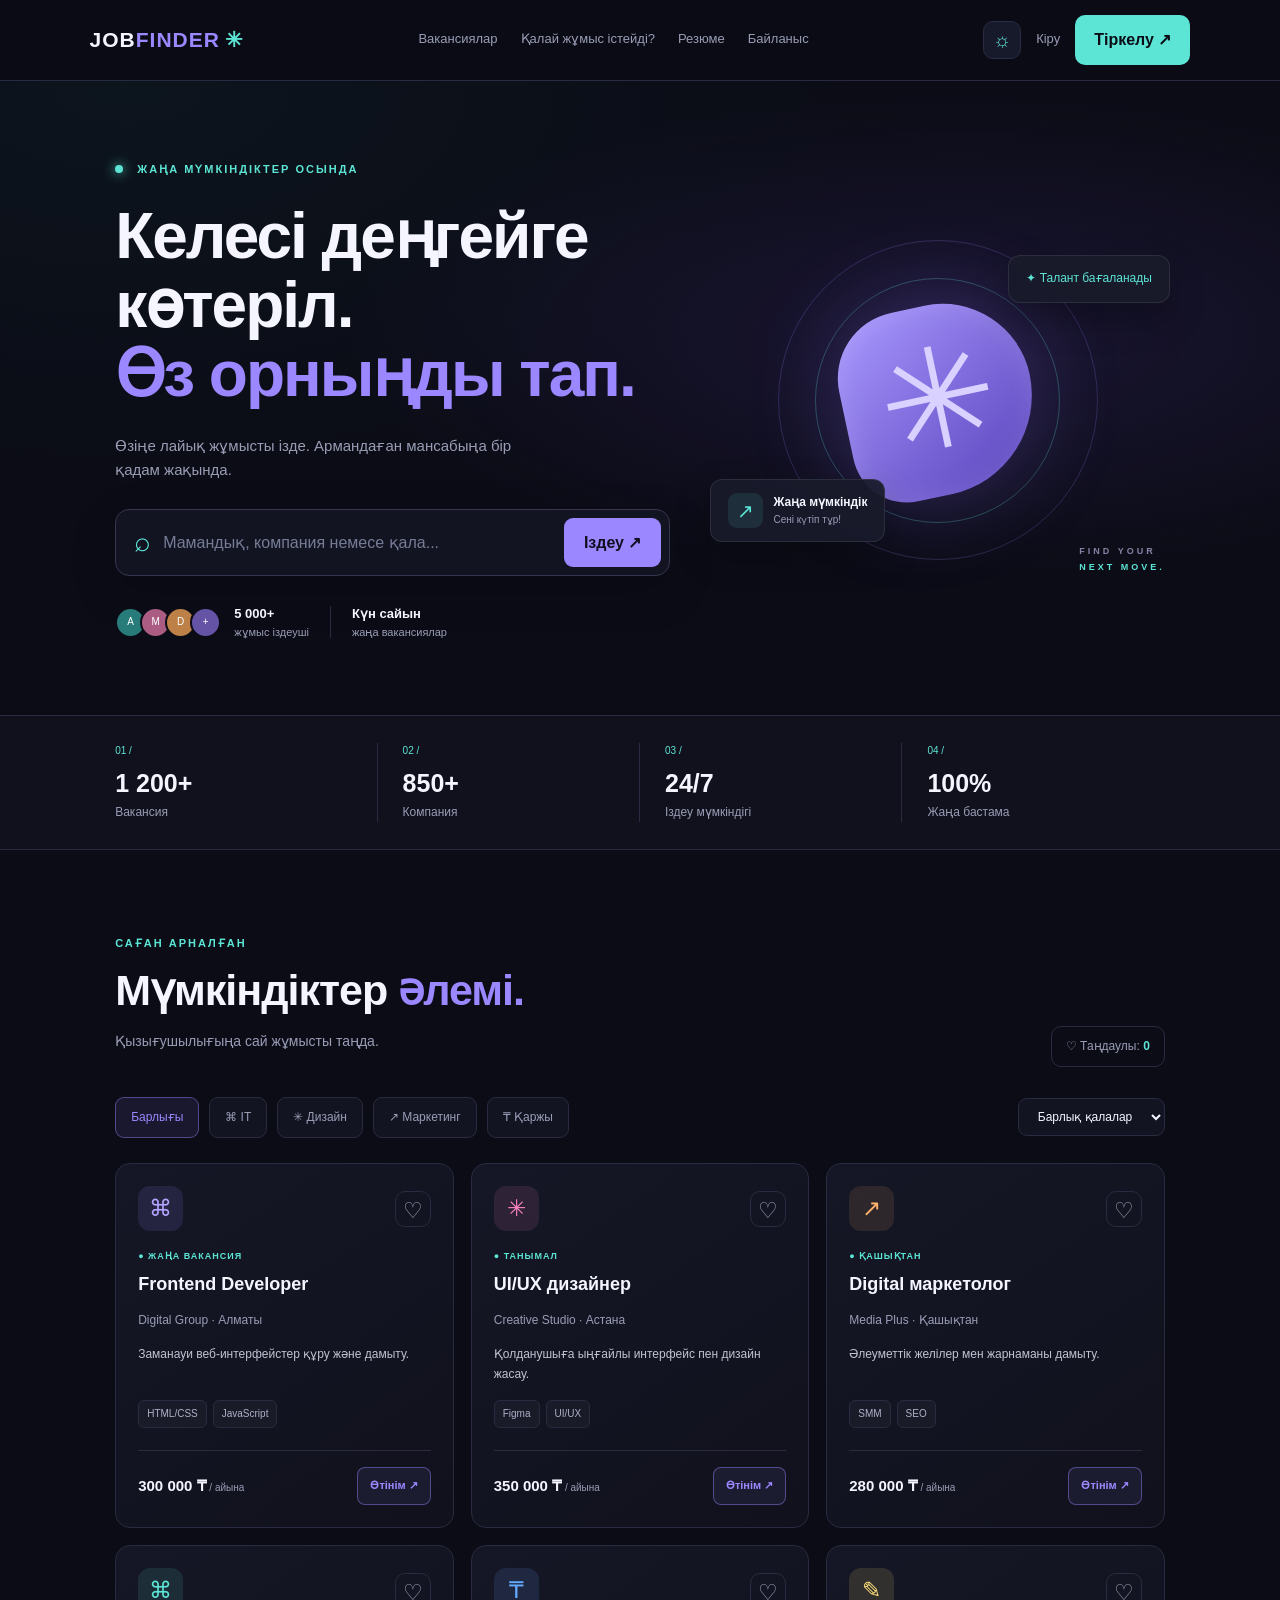
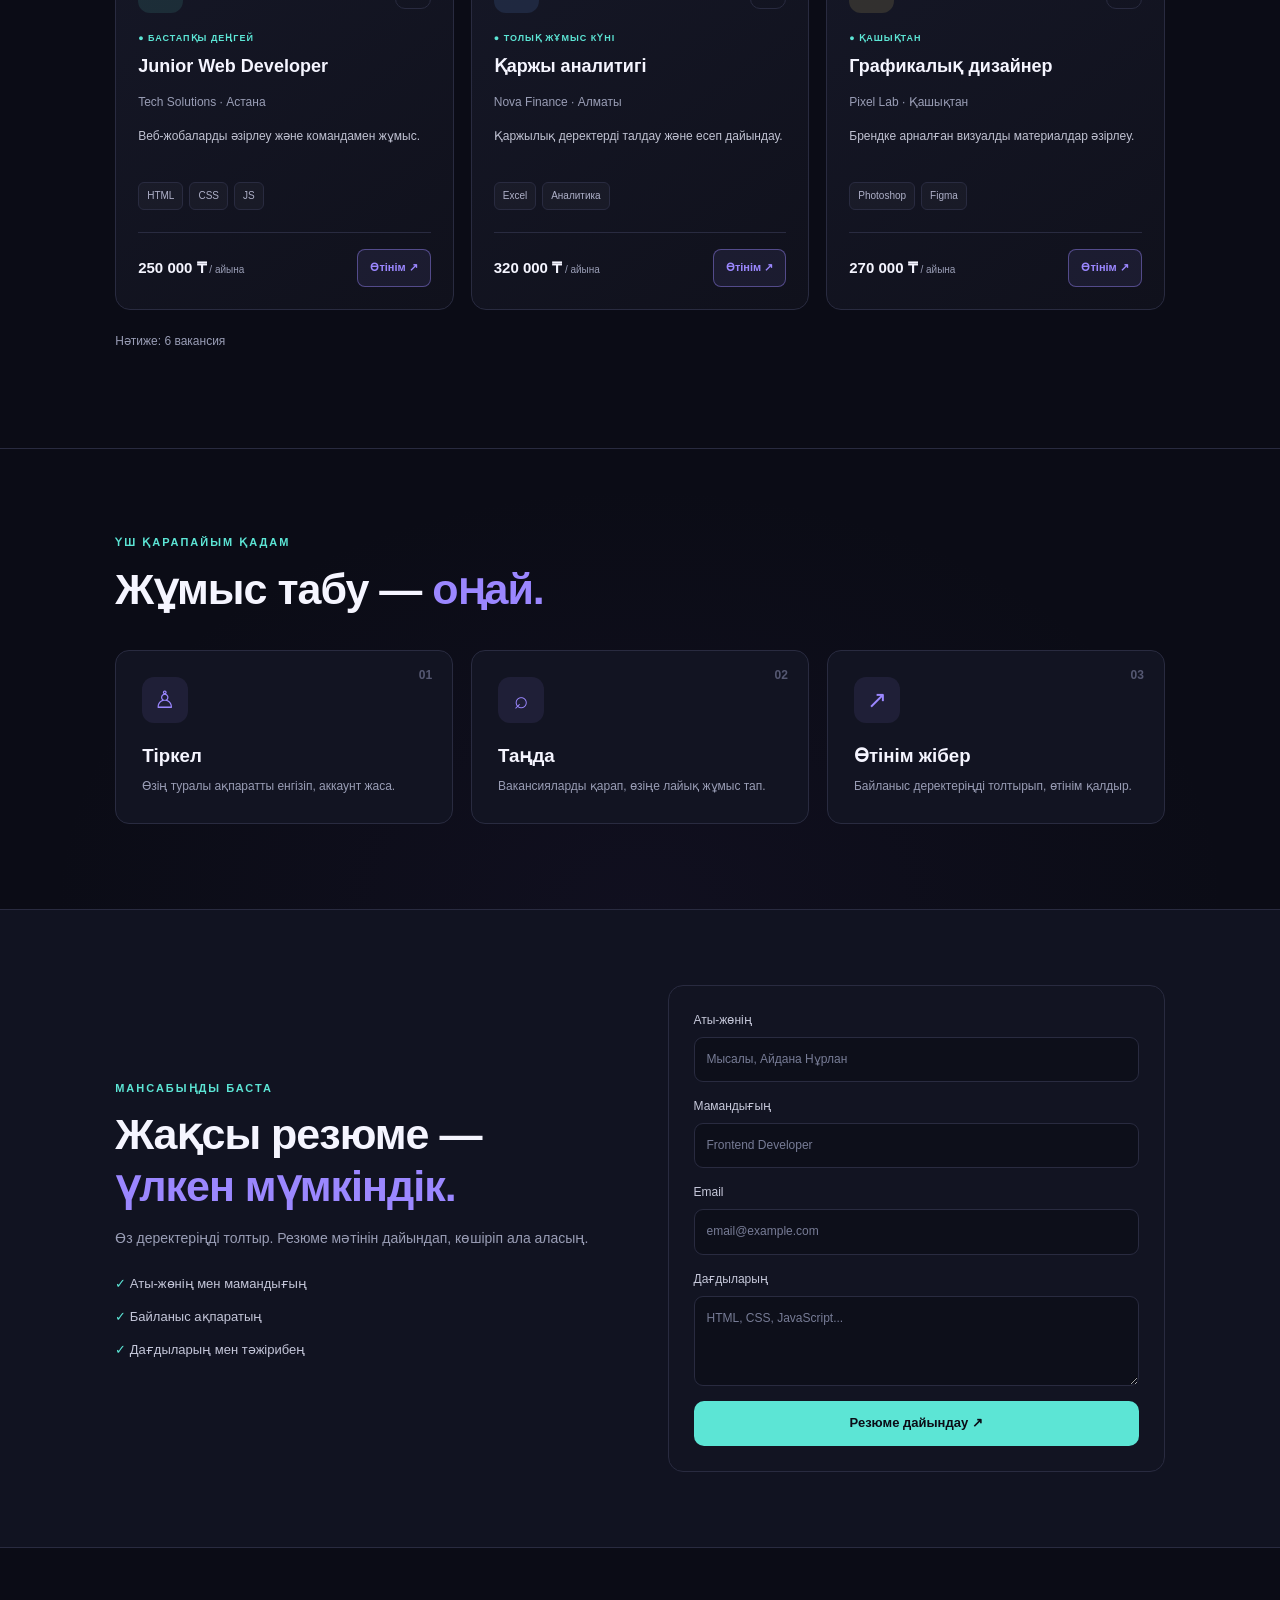
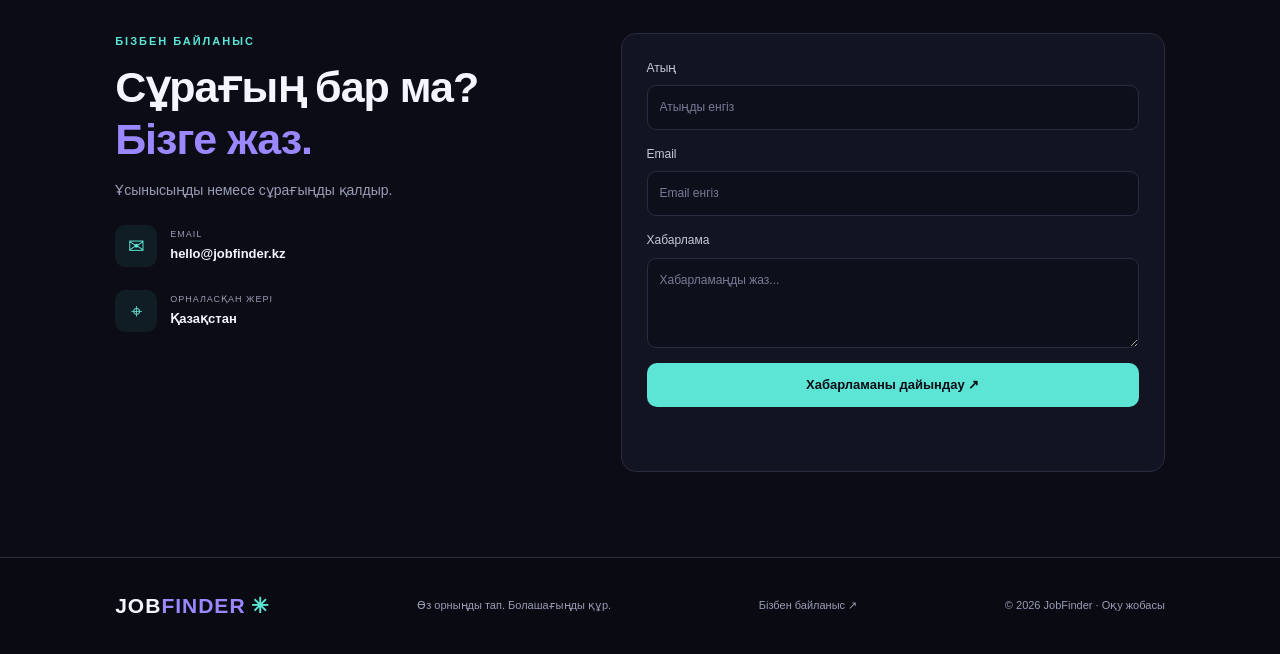
<file: index.html>
<!DOCTYPE html>
<html lang="kk">
<head>
    <meta charset="UTF-8">
    <meta name="viewport" content="width=device-width, initial-scale=1.0">
    <title>JobFinder — Болашағыңды тап</title>
    <link rel="stylesheet" href="style.css">
</head>
<body>

<header class="navbar">
    <a href="#" class="logo">JOB<span>FINDER</span><b>✳</b></a>
    <nav>
        <a href="#jobs">Вакансиялар</a>
        <a href="#how">Қалай жұмыс істейді?</a>
        <a href="#resume">Резюме</a>
        <a href="#contact">Байланыс</a>
    </nav>
    <div class="nav-actions">
        <button class="theme-btn" onclick="toggleTheme()" title="Түсті өзгерту">☼</button>
        <a class="login-link" href="login.html">Кіру</a>
        <a class="nav-btn" href="register.html">Тіркелу ↗</a>
    </div>
</header>

<main>
<section class="hero">
    <div class="hero-copy">
        <div class="eyebrow"><span class="live-dot"></span> ЖАҢА МҮМКІНДІКТЕР ОСЫНДА</div>
        <h1>Келесі деңгейге<br>көтеріл.<br><span>Өз орныңды тап.</span></h1>
        <p class="hero-text">
            Өзіңе лайық жұмысты ізде. Армандаған мансабыңа
            бір қадам жақында.
        </p>

        <form class="search-panel" onsubmit="searchJobs(event)">
            <span>⌕</span>
            <input id="searchInput" placeholder="Мамандық, компания немесе қала..." aria-label="Жұмыс іздеу">
            <button type="submit">Іздеу ↗</button>
        </form>

        <div class="hero-meta">
            <div class="avatar-stack"><i>A</i><i>M</i><i>D</i><i>+</i></div>
            <p><strong>5 000+</strong><br>жұмыс іздеуші</p>
            <span class="meta-divider"></span>
            <p><strong>Күн сайын</strong><br>жаңа вакансиялар</p>
        </div>
    </div>

    <div class="hero-art">
        <div class="orbit orbit-one"></div>
        <div class="orbit orbit-two"></div>
        <div class="hero-symbol">✳</div>
        <div class="floating-note note-top">✦ Талант бағаланады</div>
        <div class="floating-note note-bottom">
            <span class="note-icon">↗</span>
            <div><strong>Жаңа мүмкіндік</strong><small>Сені күтіп тұр!</small></div>
        </div>
        <div class="art-caption">FIND YOUR<br><span>NEXT MOVE.</span></div>
    </div>
</section>

<section class="quick-stats">
    <div><span>01 /</span><strong>1 200+</strong><p>Вакансия</p></div>
    <div><span>02 /</span><strong>850+</strong><p>Компания</p></div>
    <div><span>03 /</span><strong>24/7</strong><p>Іздеу мүмкіндігі</p></div>
    <div><span>04 /</span><strong>100%</strong><p>Жаңа бастама</p></div>
</section>

<section class="jobs-section section-wrap" id="jobs">
    <div class="section-title">
        <div>
            <div class="eyebrow">САҒАН АРНАЛҒАН</div>
            <h2>Мүмкіндіктер <span>әлемі.</span></h2>
            <p>Қызығушылығыңа сай жұмысты таңда.</p>
        </div>
        <div class="saved-counter">♡ Таңдаулы: <strong id="savedCount">0</strong></div>
    </div>

    <div class="filters">
        <button class="filter active" data-category="all" onclick="setCategory('all',this)">Барлығы</button>
        <button class="filter" data-category="IT" onclick="setCategory('IT',this)">⌘ IT</button>
        <button class="filter" data-category="Дизайн" onclick="setCategory('Дизайн',this)">✳ Дизайн</button>
        <button class="filter" data-category="Маркетинг" onclick="setCategory('Маркетинг',this)">↗ Маркетинг</button>
        <button class="filter" data-category="Қаржы" onclick="setCategory('Қаржы',this)">₸ Қаржы</button>
        <select id="cityFilter" onchange="filterJobs()">
            <option value="all">Барлық қалалар</option>
            <option value="Алматы">Алматы</option>
            <option value="Астана">Астана</option>
            <option value="Қашықтан">Қашықтан</option>
        </select>
    </div>

    <div class="job-grid" id="jobList">

        <article class="job-card" data-category="IT" data-city="Алматы">
            <div class="card-top"><div class="company-icon purple">⌘</div><button class="save-btn" onclick="saveJob(this)" aria-label="Таңдаулыға қосу">♡</button></div>
            <div class="job-label">● ЖАҢА ВАКАНСИЯ</div>
            <h3>Frontend Developer</h3>
            <p class="company">Digital Group · Алматы</p>
            <p class="description">Заманауи веб-интерфейстер құру және дамыту.</p>
            <div class="chips"><span>HTML/CSS</span><span>JavaScript</span></div>
            <div class="card-bottom"><div><strong>300 000 ₸</strong><small> / айына</small></div><button class="apply-btn" onclick="applyJob('Frontend Developer')">Өтінім ↗</button></div>
        </article>

        <article class="job-card" data-category="Дизайн" data-city="Астана">
            <div class="card-top"><div class="company-icon pink">✳</div><button class="save-btn" onclick="saveJob(this)" aria-label="Таңдаулыға қосу">♡</button></div>
            <div class="job-label">● ТАНЫМАЛ</div>
            <h3>UI/UX дизайнер</h3>
            <p class="company">Creative Studio · Астана</p>
            <p class="description">Қолданушыға ыңғайлы интерфейс пен дизайн жасау.</p>
            <div class="chips"><span>Figma</span><span>UI/UX</span></div>
            <div class="card-bottom"><div><strong>350 000 ₸</strong><small> / айына</small></div><button class="apply-btn" onclick="applyJob('UI/UX дизайнер')">Өтінім ↗</button></div>
        </article>

        <article class="job-card" data-category="Маркетинг" data-city="Қашықтан">
            <div class="card-top"><div class="company-icon orange">↗</div><button class="save-btn" onclick="saveJob(this)" aria-label="Таңдаулыға қосу">♡</button></div>
            <div class="job-label">● ҚАШЫҚТАН</div>
            <h3>Digital маркетолог</h3>
            <p class="company">Media Plus · Қашықтан</p>
            <p class="description">Әлеуметтік желілер мен жарнаманы дамыту.</p>
            <div class="chips"><span>SMM</span><span>SEO</span></div>
            <div class="card-bottom"><div><strong>280 000 ₸</strong><small> / айына</small></div><button class="apply-btn" onclick="applyJob('Digital маркетолог')">Өтінім ↗</button></div>
        </article>

        <article class="job-card" data-category="IT" data-city="Астана">
            <div class="card-top"><div class="company-icon green">⌘</div><button class="save-btn" onclick="saveJob(this)" aria-label="Таңдаулыға қосу">♡</button></div>
            <div class="job-label">● БАСТАПҚЫ ДЕҢГЕЙ</div>
            <h3>Junior Web Developer</h3>
            <p class="company">Tech Solutions · Астана</p>
            <p class="description">Веб-жобаларды әзірлеу және командамен жұмыс.</p>
            <div class="chips"><span>HTML</span><span>CSS</span><span>JS</span></div>
            <div class="card-bottom"><div><strong>250 000 ₸</strong><small> / айына</small></div><button class="apply-btn" onclick="applyJob('Junior Web Developer')">Өтінім ↗</button></div>
        </article>

        <article class="job-card" data-category="Қаржы" data-city="Алматы">
            <div class="card-top"><div class="company-icon blue">₸</div><button class="save-btn" onclick="saveJob(this)" aria-label="Таңдаулыға қосу">♡</button></div>
            <div class="job-label">● ТОЛЫҚ ЖҰМЫС КҮНІ</div>
            <h3>Қаржы аналитигі</h3>
            <p class="company">Nova Finance · Алматы</p>
            <p class="description">Қаржылық деректерді талдау және есеп дайындау.</p>
            <div class="chips"><span>Excel</span><span>Аналитика</span></div>
            <div class="card-bottom"><div><strong>320 000 ₸</strong><small> / айына</small></div><button class="apply-btn" onclick="applyJob('Қаржы аналитигі')">Өтінім ↗</button></div>
        </article>

        <article class="job-card" data-category="Дизайн" data-city="Қашықтан">
            <div class="card-top"><div class="company-icon yellow">✎</div><button class="save-btn" onclick="saveJob(this)" aria-label="Таңдаулыға қосу">♡</button></div>
            <div class="job-label">● ҚАШЫҚТАН</div>
            <h3>Графикалық дизайнер</h3>
            <p class="company">Pixel Lab · Қашықтан</p>
            <p class="description">Брендке арналған визуалды материалдар әзірлеу.</p>
            <div class="chips"><span>Photoshop</span><span>Figma</span></div>
            <div class="card-bottom"><div><strong>270 000 ₸</strong><small> / айына</small></div><button class="apply-btn" onclick="applyJob('Графикалық дизайнер')">Өтінім ↗</button></div>
        </article>
    </div>

    <p id="resultMessage" class="result-message">6 вакансия көрсетілді</p>
</section>

<section class="how-section section-wrap" id="how">
    <div class="eyebrow">ҮШ ҚАРАПАЙЫМ ҚАДАМ</div>
    <h2>Жұмыс табу — <span>оңай.</span></h2>
    <div class="steps">
        <article><span>01</span><div class="step-icon">♙</div><h3>Тіркел</h3><p>Өзің туралы ақпаратты енгізіп, аккаунт жаса.</p></article>
        <article><span>02</span><div class="step-icon">⌕</div><h3>Таңда</h3><p>Вакансияларды қарап, өзіңе лайық жұмыс тап.</p></article>
        <article><span>03</span><div class="step-icon">↗</div><h3>Өтінім жібер</h3><p>Байланыс деректеріңді толтырып, өтінім қалдыр.</p></article>
    </div>
</section>

<section class="resume-section" id="resume">
    <div class="resume-copy">
        <div class="eyebrow">МАНСАБЫҢДЫ БАСТА</div>
        <h2>Жақсы резюме —<br><span>үлкен мүмкіндік.</span></h2>
        <p>Өз деректеріңді толтыр. Резюме мәтінін дайындап, көшіріп ала аласың.</p>
        <ul><li>✓ Аты-жөнің мен мамандығың</li><li>✓ Байланыс ақпаратың</li><li>✓ Дағдыларың мен тәжірибең</li></ul>
    </div>
    <form class="resume-form" onsubmit="createResume(event)">
        <label>Аты-жөнің<input id="resumeName" required placeholder="Мысалы, Айдана Нұрлан"></label>
        <label>Мамандығың<input id="resumeRole" required placeholder="Frontend Developer"></label>
        <label>Email<input id="resumeEmail" type="email" required placeholder="email@example.com"></label>
        <label>Дағдыларың<textarea id="resumeSkills" required placeholder="HTML, CSS, JavaScript..."></textarea></label>
        <button type="submit" class="primary-btn">Резюме дайындау ↗</button>
        <div id="resumeOutput" class="resume-output" hidden></div>
    </form>
</section>

<section class="contact-section section-wrap" id="contact">
    <div class="contact-copy">
        <div class="eyebrow">БІЗБЕН БАЙЛАНЫС</div>
        <h2>Сұрағың бар ма?<br><span>Бізге жаз.</span></h2>
        <p>Ұсынысыңды немесе сұрағыңды қалдыр.</p>
        <div class="contact-detail"><span>✉</span><div><small>EMAIL</small><strong>hello@jobfinder.kz</strong></div></div>
        <div class="contact-detail"><span>⌖</span><div><small>ОРНАЛАСҚАН ЖЕРІ</small><strong>Қазақстан</strong></div></div>
    </div>
    <form class="contact-form" onsubmit="sendMessage(event)">
        <label>Атың<input id="contactName" required placeholder="Атыңды енгіз"></label>
        <label>Email<input id="contactEmail" type="email" required placeholder="Email енгіз"></label>
        <label>Хабарлама<textarea id="contactMessage" required placeholder="Хабарламаңды жаз..."></textarea></label>
        <button class="primary-btn" type="submit">Хабарламаны дайындау ↗</button>
        <p id="contactResult" class="form-result"></p>
    </form>
</section>
</main>

<footer>
    <a href="#" class="logo">JOB<span>FINDER</span><b>✳</b></a>
    <p>Өз орныңды тап. Болашағыңды құр.</p>
    <a href="#contact">Бізбен байланыс ↗</a>
    <small>© 2026 JobFinder · Оқу жобасы</small>
</footer>

<div id="applyModal" class="modal" hidden>
    <div class="modal-box">
        <button class="modal-close" onclick="closeApply()" aria-label="Жабу">×</button>
        <div class="eyebrow">ӨТІНІМ ҚАЛДЫРУ</div>
        <h2 id="applyTitle">Вакансияға өтінім</h2>
        <form onsubmit="submitApplication(event)">
            <label>Аты-жөнің<input id="applicantName" required placeholder="Атыңды енгіз"></label>
            <label>Email<input id="applicantEmail" type="email" required placeholder="Email енгіз"></label>
            <label>Өзің туралы<textarea id="applicantAbout" placeholder="Қысқаша таныстыр..."></textarea></label>
            <button class="primary-btn" type="submit">Өтінімді дайындау ↗</button>
            <p id="applyResult" class="form-result"></p>
        </form>
    </div>
</div>

<script src="script.js"></script>
</body>
</html>
</file>
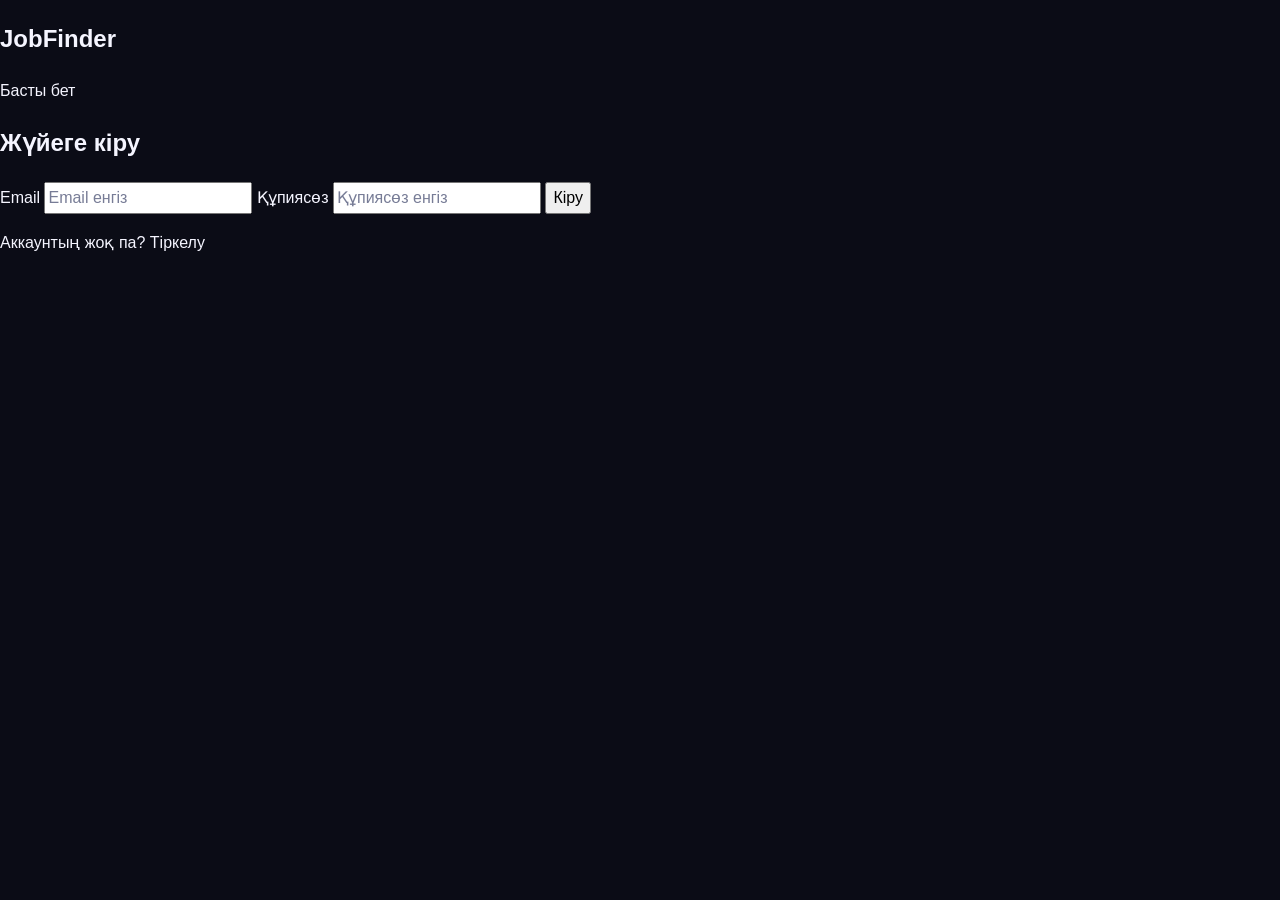
<file: login.html>
<!DOCTYPE html>
<html lang="kk">
<head>
    <meta charset="UTF-8">
    <meta name="viewport" content="width=device-width, initial-scale=1.0">
    <title>Кіру — JobFinder</title>
    <link rel="stylesheet" href="style.css">
</head>
<body>
    <header>
        <h2>JobFinder</h2>
        <nav><a href="index.html">Басты бет</a></nav>
    </header>

    <section class="form-box">
        <h1>Жүйеге кіру</h1>
        <form>
            <label>Email</label>
            <input type="email" placeholder="Email енгіз" required>

            <label>Құпиясөз</label>
            <input type="password" placeholder="Құпиясөз енгіз" required>

            <button type="submit">Кіру</button>
        </form>
        <p>Аккаунтың жоқ па? <a href="register.html">Тіркелу</a></p>
    </section>
    <script src="script.js"></script>
</body>
</html>
</file>
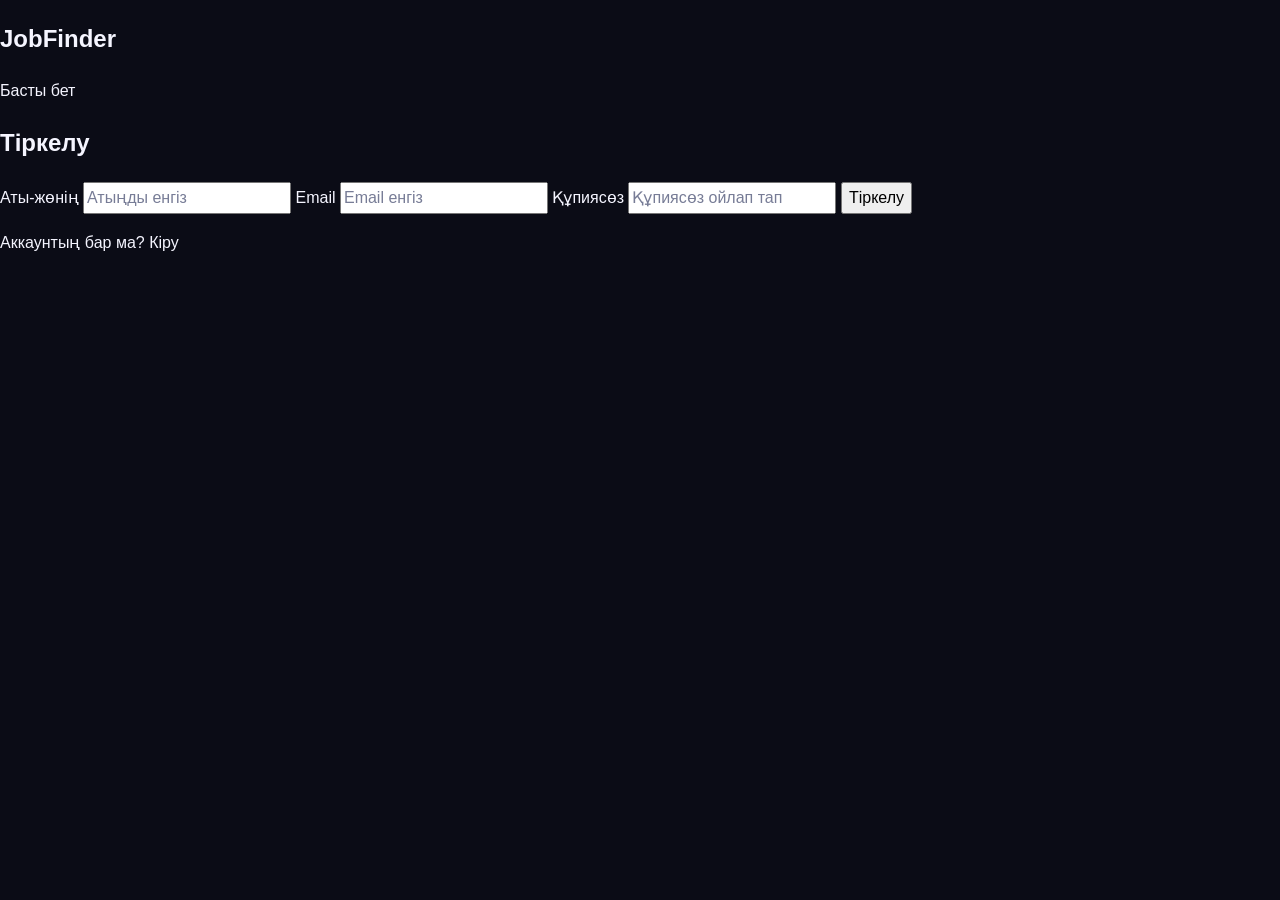
<file: register.html>
<!DOCTYPE html>
<html lang="kk">
<head>
    <meta charset="UTF-8">
    <meta name="viewport" content="width=device-width, initial-scale=1.0">
    <title>Тіркелу — JobFinder</title>
    <link rel="stylesheet" href="style.css">
</head>
<body>
    <header>
        <h2>JobFinder</h2>
        <nav><a href="index.html">Басты бет</a></nav>
    </header>

    <section class="form-box">
        <h1>Тіркелу</h1>
        <form>
            <label>Аты-жөнің</label>
            <input type="text" placeholder="Атыңды енгіз" required>

            <label>Email</label>
            <input type="email" placeholder="Email енгіз" required>

            <label>Құпиясөз</label>
            <input type="password" placeholder="Құпиясөз ойлап тап" required>

            <button type="submit">Тіркелу</button>
        </form>
        <p>Аккаунтың бар ма? <a href="login.html">Кіру</a></p>
    </section>
    <script src="script.js"></script>
</body>
</html>
</file>
<file: style.css>
:root {
    --bg: #0b0c16;
    --panel: #121422;
    --panel2: #171a2b;
    --text: #f5f5ff;
    --muted: #999db5;
    --purple: #9b87ff;
    --cyan: #5ce5d5;
    --border: #292b40;
}
* { box-sizing: border-box; }
html { scroll-behavior: smooth; scroll-padding-top: 90px; }
body {
    margin: 0; background: var(--bg); color: var(--text);
    font-family: "Segoe UI", Arial, sans-serif; line-height: 1.6;
}
a { color: inherit; text-decoration: none; }
button, input, textarea, select { font: inherit; }
button { cursor: pointer; }
button:focus-visible, a:focus-visible, input:focus-visible,
textarea:focus-visible, select:focus-visible {
    outline: 2px solid var(--cyan); outline-offset: 3px;
}
.navbar {
    min-height: 78px; padding: 15px 7%; display: flex;
    justify-content: space-between; align-items: center; gap: 22px;
    position: sticky; top: 0; z-index: 10;
    background: #0b0c16ed; backdrop-filter: blur(16px);
    border-bottom: 1px solid var(--border);
}
.logo { font-size: 21px; font-weight: 900; letter-spacing: 1px; white-space: nowrap; }
.logo span { color: var(--purple); }
.logo b { color: var(--cyan); margin-left: 5px; }
.navbar nav, .nav-actions { display: flex; align-items: center; gap: 23px; }
.navbar nav a, .login-link { color: var(--muted); font-size: 13px; transition: .2s; }
.navbar nav a:hover, .login-link:hover { color: var(--cyan); }
.nav-actions { gap: 15px; }
.theme-btn {
    background: var(--panel2); color: var(--cyan); border: 1px solid var(--border);
    border-radius: 10px; width: 38px; height: 38px; font-size: 20px;
}
.nav-btn, .primary-btn {
    display: inline-block; border: 0; border-radius: 10px; padding: 12px 19px;
    color: #0b0c16; background: var(--cyan); font-weight: 800;
    transition: transform .2s, box-shadow .2s;
}
.nav-btn:hover, .primary-btn:hover { transform: translateY(-2px); box-shadow: 0 7px 25px #5ce5d533; }

/* HERO */
.hero {
    padding: 80px 9% 75px; min-height: 510px; display: grid;
    grid-template-columns: 1.1fr .9fr; align-items: center; gap: 40px;
    background: radial-gradient(ellipse at 75% 40%, #38296b55, transparent 45%),
                radial-gradient(ellipse at 10% 0%, #164b4b22, transparent 45%);
    overflow: hidden;
}
.eyebrow { color: var(--cyan); font-size: 11px; font-weight: 900; letter-spacing: 2px; }
.live-dot { display: inline-block; width: 8px; height: 8px; margin-right: 9px; border-radius: 50%; background: var(--cyan); box-shadow: 0 0 12px var(--cyan); }
.hero h1 { font-size: clamp(42px, 5vw, 68px); line-height: 1.08; letter-spacing: -2px; margin: 24px 0; }
.hero h1 span, .section-title h2 span, .how-section h2 span,
.resume-copy h2 span, .contact-copy h2 span { color: var(--purple); }
.hero-text { max-width: 440px; color: var(--muted); font-size: 15px; margin-bottom: 27px; }
.search-panel {
    display: flex; align-items: center; gap: 12px; padding: 8px;
    max-width: 570px; background: var(--panel); border: 1px solid #39344f;
    border-radius: 14px; box-shadow: 0 15px 45px #0003;
}
.search-panel > span { padding-left: 10px; color: var(--cyan); font-size: 28px; }
.search-panel input { flex: 1; min-width: 0; color: var(--text); background: transparent; border: 0; outline: 0; padding: 10px 0; }
.search-panel input::placeholder, input::placeholder, textarea::placeholder { color: #777c96; }
.search-panel button { border: 0; border-radius: 9px; background: var(--purple); color: #100e20; padding: 12px 20px; font-weight: 800; }
.hero-meta { display: flex; align-items: center; gap: 13px; margin-top: 28px; }
.hero-meta p { color: var(--muted); font-size: 11px; line-height: 1.5; margin: 0; }
.hero-meta p strong { color: var(--text); font-size: 13px; }
.avatar-stack { display: flex; }
.avatar-stack i { width: 31px; height: 31px; margin-left: -6px; display: grid; place-items: center; border: 2px solid var(--bg); border-radius: 50%; background: #6554a5; color: white; font-size: 10px; font-style: normal; }
.avatar-stack i:first-child { margin-left: 0; background: #277b78; }
.avatar-stack i:nth-child(2) { background: #ab5c83; }
.avatar-stack i:nth-child(3) { background: #bd8148; }
.meta-divider { height: 32px; width: 1px; background: var(--border); margin: 0 8px; }

.hero-art { min-height: 360px; position: relative; display: grid; place-items: center; }
.orbit { position: absolute; width: 320px; height: 320px; border: 1px solid #9b87ff35; border-radius: 50%; }
.orbit-two { width: 245px; height: 245px; border-color: #5ce5d545; }
.hero-symbol {
    width: 190px; height: 190px; display: grid; place-items: center;
    border-radius: 43% 57% 65% 35%; transform: rotate(-12deg);
    background: linear-gradient(145deg, #a998ff, #5841bb);
    color: #d9d1ff; font-size: 140px; line-height: 1;
    box-shadow: 0 0 90px #8b70ff45, inset 0 0 30px #fff2;
    animation: float 5s ease-in-out infinite;
}
@keyframes float { 0%,100% { transform: translateY(0) rotate(-12deg); } 50% { transform: translateY(-12px) rotate(-5deg); } }
.floating-note { position: absolute; z-index: 2; display: flex; align-items: center; gap: 10px; padding: 13px 17px; border: 1px solid #ffffff16; border-radius: 12px; background: #191b2beF; box-shadow: 0 15px 35px #0004; font-size: 12px; }
.note-top { top: 35px; right: -5px; color: var(--cyan); }
.note-bottom { bottom: 38px; left: 0; }
.note-icon { width: 35px; height: 35px; display: grid; place-items: center; background: #5ce5d51a; color: var(--cyan); border-radius: 9px; font-size: 20px; }
.note-bottom strong, .note-bottom small { display: block; }
.note-bottom small { color: var(--muted); }
.art-caption { position: absolute; right: 0; bottom: 5px; font-size: 9px; font-weight: 900; letter-spacing: 3px; color: #8583a7; line-height: 1.8; }
.art-caption span { color: var(--cyan); }

/* STATS */
.quick-stats { display: grid; grid-template-columns: repeat(4,1fr); padding: 27px 9%; border-top: 1px solid var(--border); border-bottom: 1px solid var(--border); background: #10111d; }
.quick-stats div { padding-left: 25px; border-right: 1px solid var(--border); }
.quick-stats div:first-child { padding-left: 0; }
.quick-stats div:last-child { border: 0; }
.quick-stats span { color: var(--cyan); font-size: 10px; display: block; }
.quick-stats strong { display: block; font-size: 25px; margin-top: 4px; }
.quick-stats p { color: var(--muted); font-size: 12px; margin: 0; }

/* JOBS */
.section-wrap { padding: 85px 9%; }
.section-title { display: flex; justify-content: space-between; align-items: end; gap: 20px; }
.section-title h2, .how-section h2, .resume-copy h2, .contact-copy h2 { font-size: clamp(30px,4vw,43px); line-height: 1.2; margin: 12px 0; letter-spacing: -1px; }
.section-title p, .resume-copy > p, .contact-copy > p { color: var(--muted); font-size: 14px; }
.saved-counter { padding: 10px 14px; border: 1px solid var(--border); border-radius: 10px; font-size: 12px; color: var(--muted); white-space: nowrap; }
.saved-counter strong { color: var(--cyan); }
.filters { display: flex; flex-wrap: wrap; align-items: center; gap: 10px; margin: 30px 0 25px; }
.filter, #cityFilter { background: var(--panel); border: 1px solid var(--border); color: var(--muted); padding: 10px 15px; border-radius: 9px; font-size: 12px; }
.filter.active, .filter:hover { background: #9b87ff1b; color: var(--purple); border-color: #9b87ff70; }
#cityFilter { margin-left: auto; color: var(--text); }
.job-grid { display: grid; grid-template-columns: repeat(3,minmax(0,1fr)); gap: 17px; }
.job-card { min-width: 0; padding: 22px; border: 1px solid var(--border); border-radius: 15px; background: linear-gradient(145deg,#151726,#10111c); transition: transform .25s,border-color .25s,box-shadow .25s; }
.job-card:hover { transform: translateY(-5px); border-color: #8e7bff85; box-shadow: 0 15px 35px #0003; }
.card-top { display: flex; justify-content: space-between; align-items: center; }
.company-icon { width: 45px; height: 45px; display: grid; place-items: center; border-radius: 12px; font-size: 23px; }
.purple { background: #9b87ff20; color: #b2a4ff; }
.pink { background: #ff83c11b; color: #ff83c1; }
.orange { background: #ffb36b1b; color: #ffb36b; }
.green { background: #5ce5d51b; color: var(--cyan); }
.blue { background: #65aaff20; color: #65aaff; }
.yellow { background: #ffe17a20; color: #ffe17a; }
.save-btn { width: 36px; height: 36px; border-radius: 10px; border: 1px solid var(--border); background: transparent; color: var(--muted); font-size: 22px; }
.save-btn.saved { color: #ff80b4; background: #ff80b41a; border-color: #ff80b455; }
.job-label { margin-top: 18px; color: var(--cyan); font-size: 9px; letter-spacing: 1px; font-weight: 900; }
.job-card h3 { font-size: 18px; margin: 7px 0; }
.job-card p { font-size: 12px; }
.job-card .company { color: var(--muted); }
.description { min-height: 40px; color: #c0c2d2; margin-top: 15px; }
.chips { display: flex; flex-wrap: wrap; gap: 6px; margin-top: 15px; }
.chips span { padding: 5px 8px; background: #ffffff08; color: #aeb0c8; border: 1px solid var(--border); border-radius: 6px; font-size: 10px; }
.card-bottom { display: flex; justify-content: space-between; align-items: center; gap: 8px; margin-top: 22px; padding-top: 16px; border-top: 1px solid var(--border); }
.card-bottom strong { font-size: 15px; }
.card-bottom small { color: var(--muted); font-size: 10px; }
.apply-btn { border: 1px solid #9b87ff70; background: #9b87ff16; color: var(--purple); border-radius: 8px; padding: 9px 12px; font-size: 11px; font-weight: 800; }
.apply-btn:hover { background: var(--purple); color: #0b0c16; }
.result-message { margin-top: 22px; color: var(--muted); font-size: 12px; }

/* HOW IT WORKS */
.how-section { border-top: 1px solid var(--border); background: radial-gradient(ellipse at 50% 100%,#33255a22,transparent 65%); }
.steps { display: grid; grid-template-columns: repeat(3,1fr); gap: 18px; margin-top: 35px; }
.steps article { position: relative; padding: 26px; border: 1px solid var(--border); border-radius: 14px; background: var(--panel); }
.steps article > span { position: absolute; right: 20px; top: 15px; color: #555872; font-weight: 900; font-size: 12px; }
.step-icon { width: 46px; height: 46px; display: grid; place-items: center; border-radius: 12px; background: #9b87ff18; color: var(--purple); font-size: 24px; }
.steps h3 { margin: 18px 0 6px; }
.steps p { color: var(--muted); font-size: 12px; margin: 0; }

/* RESUME */
.resume-section { display: grid; grid-template-columns: 1fr 1fr; gap: 55px; align-items: center; padding: 75px 9%; background: #111321; border-top: 1px solid var(--border); border-bottom: 1px solid var(--border); }
.resume-copy ul { list-style: none; padding: 0; margin-top: 25px; }
.resume-copy li { color: #c4c6d9; font-size: 13px; margin: 12px 0; }
.resume-copy li::first-letter { color: var(--cyan); }
.resume-form, .contact-form { display: grid; gap: 15px; padding: 25px; background: var(--panel); border: 1px solid var(--border); border-radius: 15px; }
.resume-form label, .contact-form label, .modal-box label { display: grid; gap: 7px; color: #c6c8da; font-size: 12px; }
.resume-form input, .resume-form textarea, .contact-form input, .contact-form textarea, .modal-box input, .modal-box textarea { width: 100%; min-width: 0; padding: 12px; border: 1px solid var(--border); border-radius: 9px; background: #0d0f1a; color: var(--text); outline-color: var(--purple); }
textarea { min-height: 90px; resize: vertical; }
.primary-btn { width: 100%; font-size: 13px; }
.resume-output { padding: 15px; background: #5ce5d50c; border: 1px solid #5ce5d544; border-radius: 10px; white-space: pre-wrap; overflow-wrap: anywhere; font-size: 12px; }
.form-result { color: var(--cyan); font-size: 12px; overflow-wrap: anywhere; }

/* CONTACT */
.contact-section { display: grid; grid-template-columns: .9fr 1.1fr; gap: 60px; }
.contact-detail { display: flex; align-items: center; gap: 13px; margin-top: 23px; }
.contact-detail > span { width: 42px; height: 42px; display: grid; place-items: center; color: var(--cyan); background: #5ce5d514; border-radius: 10px; font-size: 20px; }
.contact-detail small, .contact-detail strong { display: block; }
.contact-detail small { color: var(--muted); font-size: 9px; letter-spacing: 1px; }
.contact-detail strong { font-size: 13px; margin-top: 3px; }

/* FOOTER */
footer { display: flex; flex-wrap: wrap; align-items: center; justify-content: space-between; gap: 18px; padding: 28px 9%; border-top: 1px solid var(--border); background: #090a12; }
footer p, footer > a:not(.logo), footer small { color: var(--muted); font-size: 11px; }

/* MODAL */
.modal[hidden] { display: none !important; }
.modal { position: fixed; inset: 0; z-index: 30; display: grid; place-items: center; padding: 20px; background: #000b; backdrop-filter: blur(8px); }
.modal-box { position: relative; width: min(100%,440px); max-height: 90vh; overflow-y: auto; padding: 30px; border: 1px solid #484060; border-radius: 18px; background: var(--panel); }
.modal-box h2 { margin: 12px 0 20px; }
.modal-box form { display: grid; gap: 15px; }
.modal-close { position: absolute; right: 17px; top: 10px; background: none; border: 0; color: var(--muted); font-size: 30px; }

/* LIGHT THEME */
body.light {
    --bg: #f5f6ff; --panel: #ffffff; --panel2: #eeeffa;
    --text: #20213a; --muted: #696d87; --border: #e0e2f0;
}
body.light .navbar { background: #f5f6ffed; }
body.light .hero { background: radial-gradient(ellipse at 75% 40%,#cfc5ff70,transparent 50%),#f5f6ff; }
body.light .hero h1, body.light .section-title h2, body.light .how-section h2,
body.light .resume-copy h2, body.light .contact-copy h2 { color: #20213a; }
body.light .quick-stats, body.light .resume-section { background: #eceeff; }
body.light .job-card { background: white; }
body.light .job-card .description, body.light .steps p, body.light .resume-copy li { color: #696d87; }
body.light .search-panel, body.light .steps article { background: white; }
body.light .search-panel input { color: #20213a; }
body.light .resume-form, body.light .contact-form, body.light .modal-box { background: white; }
body.light .resume-form input, body.light .resume-form textarea,
body.light .contact-form input, body.light .contact-form textarea,
body.light .modal-box input, body.light .modal-box textarea { background: #f8f9ff; color: #20213a; }
body.light footer { background: #eceeff; }

/* RESPONSIVE */
@media (max-width: 1000px) {
    .navbar { padding: 15px 5%; flex-wrap: wrap; }
    .navbar nav { gap: 14px; }
    .hero, .resume-section, .contact-section { padding-left: 6%; padding-right: 6%; }
    .hero { grid-template-columns: 1fr .7fr; }
    .hero-art { transform: scale(.85); }
    .section-wrap { padding: 65px 6%; }
    .job-grid { grid-template-columns: repeat(2,minmax(0,1fr)); }
    .resume-section, .contact-section { gap: 28px; }
}
@media (max-width: 680px) {
    .navbar { position: static; }
    .navbar nav { order: 3; width: 100%; overflow-x: auto; padding: 5px 0; }
    .navbar nav a { white-space: nowrap; }
    .nav-actions { margin-left: auto; }
    .hero { grid-template-columns: 1fr; padding: 55px 6%; }
    .hero h1 { font-size: 46px; }
    .hero-art { min-height: 250px; transform: scale(.75); margin: -10px 0; }
    .quick-stats { grid-template-columns: repeat(2,1fr); gap: 22px 0; padding: 25px 6%; }
    .quick-stats div:nth-child(2) { border: 0; }
    .quick-stats div:nth-child(3) { padding-left: 0; }
    .section-title { align-items: flex-start; flex-direction: column; }
    .filters { align-items: stretch; }
    #cityFilter { margin-left: 0; width: 100%; }
    .job-grid, .steps, .resume-section, .contact-section { grid-template-columns: 1fr; }
    .resume-section { padding: 55px 6%; }
    .contact-section { gap: 25px; }
    .section-wrap { padding: 55px 6%; }
    footer { padding: 25px 6%; flex-direction: column; text-align: center; }
}
@media (prefers-reduced-motion: reduce) {
    *, *::before, *::after { animation: none !important; scroll-behavior: auto !important; transition: none !important; }
}
</file>
